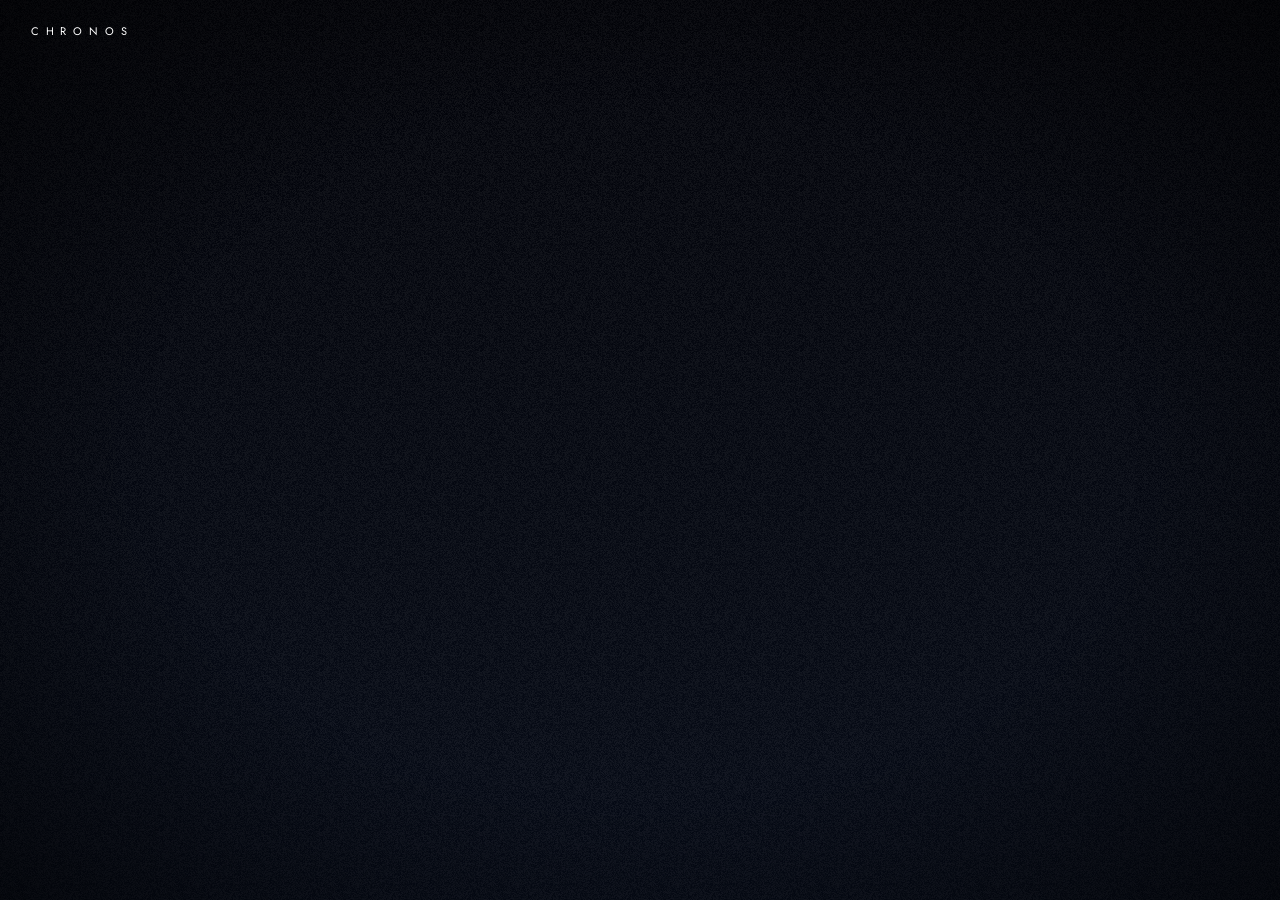
<file: frontend/index.html>
<!doctype html>
<html lang="en">
<head>
<meta charset="utf-8">
<meta name="viewport" content="width=device-width, initial-scale=1">
<title>CHRONOS</title>
<link rel="stylesheet" href="chronos.css">
</head>
<body>
  <!-- CinematicBackground: procedural space, horizon, planet, corridor -->
  <canvas id="cosmos"></canvas>

  <!-- 16:9 stage that holds the chapter scenes -->
  <div id="stage">
    <section class="scene" id="s0"></section>
    <section class="scene" id="s1"></section>
    <section class="scene" id="s2"></section>
    <section class="scene" id="s3"></section>
    <div id="caption"></div>
  </div>

  <div id="grain"></div>
  <div id="vignette"></div>

  <!-- ChapterNavigation: minimal indicator + edge controls -->
  <div id="indicator"><div class="mark">CHRONOS</div><div class="segs"></div><div class="name"></div></div>
  <div id="edge">
    <button class="ctl" id="nav-prev" title="Previous chapter (←)">‹</button>
    <button class="ctl" id="nav-map" title="Chapters (Esc)">chapters</button>
    <button class="ctl" id="nav-next" title="Next chapter (→)">›</button>
  </div>
  <div id="map"></div>
  <div id="toast"></div>

  <script src="core.js"></script>
  <script src="cosmos.js"></script>
  <script src="scene_arrival.js"></script>
  <script src="scene_chamber.js"></script>
  <script src="scene_learning.js"></script>
  <script src="scene_future.js"></script>
  <script src="director.js"></script>
</body>
</html>
</file>
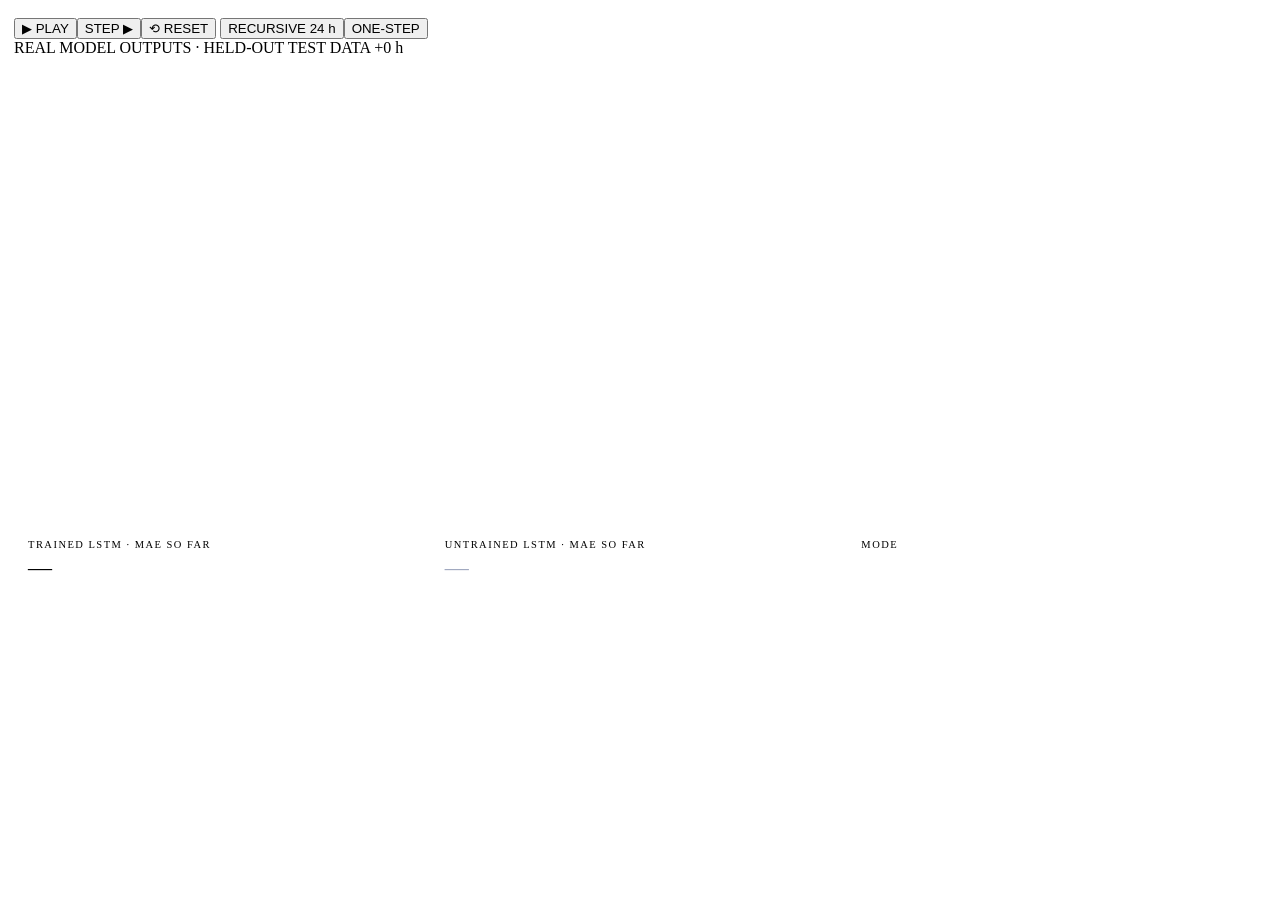
<file: assets/animations/future.html>
<!doctype html>
<html><head><meta charset="utf-8"><style>
/*__CSS__*/
.wrap{padding:10px 18px 10px 6px}
svg{width:100%;height:auto;display:block}
.stats{display:grid;grid-template-columns:repeat(3,1fr);gap:10px;margin-top:10px}
.st{padding:10px 14px}
.st .k{font-family:Orbitron;font-size:10.5px;letter-spacing:.14em;color:var(--muted)}
.st .v{font-family:Orbitron;font-size:24px;margin-top:4px}
</style></head><body><div class="wrap">
<div class="row" style="justify-content:space-between;margin-bottom:8px">
  <div class="row">
    <button class="btn active" id="play">▶ PLAY</button><button class="btn" id="step">STEP ▶</button><button class="btn" id="reset">⟲ RESET</button>
    <span style="width:10px"></span>
    <button class="btn warm" id="mrec">RECURSIVE 24 h</button><button class="btn warm" id="mone">ONE-STEP</button>
  </div>
  <div class="row"><span class="tag measured">REAL MODEL OUTPUTS · HELD-OUT TEST DATA</span>
    <span class="orb" id="hr" style="font-size:16px;color:var(--orange)">+0 h</span></div>
</div>
<div class="panel" style="padding:6px"><svg id="s" viewBox="0 0 1000 360"></svg></div>
<div class="stats">
  <div class="panel st"><div class="k">TRAINED LSTM · MAE SO FAR</div><div class="v" id="mt" style="color:var(--cyan)">—</div></div>
  <div class="panel st"><div class="k">UNTRAINED LSTM · MAE SO FAR</div><div class="v" id="mu" style="color:#a0a8c0">—</div></div>
  <div class="panel st"><div class="k">MODE</div><div class="v" id="mm" style="font-size:14px;line-height:1.5;color:#e6f1ff"></div></div>
</div></div>
<script>
const D = __DATA__, $ = id => document.getElementById(id);
const Hh = D.history_mw, A = D.actual_mw, n = A.length, m = Hh.length;
let mode = 'rec', k = 0, playing = D.autoplay, last = 0;
const all = Hh.concat(A, D.rec_trained, D.rec_untrained, D.one_trained, D.one_untrained);
const lo = Math.min(...all) - 15, hi = Math.max(...all) + 15;
const L = 60, R = 20, Tp = 20, B = 40, W = 1000, HH = 360;
const X = i => L + (W - L - R) * i / (m + n - 1), Y = v => Tp + (HH - Tp - B) * (1 - (v - lo) / (hi - lo));
const pl = (arr, off, col, w, ex = '') => `<polyline points="${arr.map((v, i) => `${X(i + off)},${Y(v)}`).join(' ')}" fill="none" stroke="${col}" stroke-width="${w}" ${ex}/>`;
function draw() {
  const tr = mode === 'rec' ? D.rec_trained : D.one_trained, un = mode === 'rec' ? D.rec_untrained : D.one_untrained;
  let s = `<defs><filter id="gl" x="-50%" y="-50%" width="200%" height="200%"><feGaussianBlur stdDeviation="3" result="b"/><feMerge><feMergeNode in="b"/><feMergeNode in="SourceGraphic"/></feMerge></filter>
    <linearGradient id="fut" x1="0" x2="1"><stop offset="0" stop-color="#ff9d3c" stop-opacity=".09"/><stop offset="1" stop-color="#ff9d3c" stop-opacity="0"/></linearGradient></defs>`;
  s += `<rect x="${X(m - .5)}" y="${Tp}" width="${W - R - X(m - .5)}" height="${HH - Tp - B}" fill="url(#fut)"/>`;
  for (let j = 0; j <= 4; j++) { const v = lo + (hi - lo) * j / 4; s += `<line x1="${L}" x2="${W - R}" y1="${Y(v)}" y2="${Y(v)}" stroke="rgba(255,255,255,.06)"/><text x="${L - 8}" y="${Y(v) + 4}" text-anchor="end" font-size="11" fill="#8aa0c8" font-family="JetBrains Mono">${v.toFixed(0)}</text>`; }
  s += `<line x1="${X(m - .5)}" x2="${X(m - .5)}" y1="${Tp}" y2="${HH - B}" stroke="rgba(255,255,255,.5)" stroke-dasharray="4 6"/>
        <text x="${X(m - .5)}" y="${HH - 14}" text-anchor="middle" font-family="Orbitron" font-size="11" fill="#fff">NOW</text>
        <text x="${L}" y="${HH - 14}" font-family="Orbitron" font-size="10.5" fill="#8aa0c8">PAST 24 h (input)</text>
        <text x="${W - R}" y="${HH - 14}" text-anchor="end" font-family="Orbitron" font-size="10.5" fill="#ff9d3c">NEXT 24 h</text>
        <text x="${L - 50}" y="${Tp - 6}" font-size="10" fill="#8aa0c8">MW (simulated)</text>`;
  s += pl(Hh, 0, '#38e8ff', 2.4, 'opacity=".7"');
  s += pl([Hh[m - 1]].concat(A), m - 1, 'rgba(230,241,255,.75)', 2, 'stroke-dasharray="6 4"');
  if (k > 0) {
    s += pl([Hh[m - 1]].concat(un.slice(0, k)), m - 1, 'rgba(160,168,192,.8)', 2, 'stroke-dasharray="2 4"');
    s += pl([Hh[m - 1]].concat(tr.slice(0, k)), m - 1, '#ff9d3c', 3, 'filter="url(#gl)"');
    for (let i = 0; i < k; i++) s += `<line x1="${X(m + i)}" x2="${X(m + i)}" y1="${Y(A[i])}" y2="${Y(tr[i])}" stroke="rgba(255,157,60,.35)"/>`;
    const hx = X(m + k - 1), hy = Y(tr[k - 1]);
    s += `<circle cx="${hx}" cy="${hy}" r="7" fill="#ff9d3c" filter="url(#gl)"/><circle cx="${hx}" cy="${hy}" r="16" fill="none" stroke="#ff9d3c" opacity=".5"/>`;
  }
  s += `<g font-size="12"><text x="${L + 10}" y="${Tp + 16}" fill="#38e8ff">— history</text><text x="${L + 100}" y="${Tp + 16}" fill="#e6f1ff">- - actual future</text>
        <text x="${L + 230}" y="${Tp + 16}" fill="#ff9d3c">— trained LSTM</text><text x="${L + 360}" y="${Tp + 16}" fill="#a0a8c0">· · untrained LSTM</text></g>`;
  $('s').innerHTML = s;
  const mae = arr => k ? (arr.slice(0, k).reduce((s, v, i) => s + Math.abs(v - A[i]), 0) / k).toFixed(1) + ' MW' : '—';
  $('mt').textContent = mae(tr); $('mu').textContent = mae(un); $('hr').textContent = `+${k} h`;
  $('mm').innerHTML = mode === 'rec' ? 'Recursive: each forecast is fed back as the next input. Errors can accumulate.' : 'One-step: every hour the model sees the true past 24 h.';
  $('play').textContent = playing ? '❚❚ PAUSE' : '▶ PLAY'; $('play').classList.toggle('active', playing);
  $('mrec').classList.toggle('active', mode === 'rec'); $('mone').classList.toggle('active', mode === 'one');
}
function loop(ts) { if (playing && ts - last > 380) { last = ts; if (k < n) k++; else playing = false; draw(); } requestAnimationFrame(loop); }
$('play').onclick = () => { if (k >= n) k = 0; playing = !playing; draw(); };
$('step').onclick = () => { playing = false; k = Math.min(n, k + 1); draw(); };
$('reset').onclick = () => { playing = false; k = 0; draw(); };
$('mrec').onclick = () => { mode = 'rec'; k = 0; draw(); };
$('mone').onclick = () => { mode = 'one'; k = 0; draw(); };
draw(); requestAnimationFrame(loop);
</script></body></html>
</file>
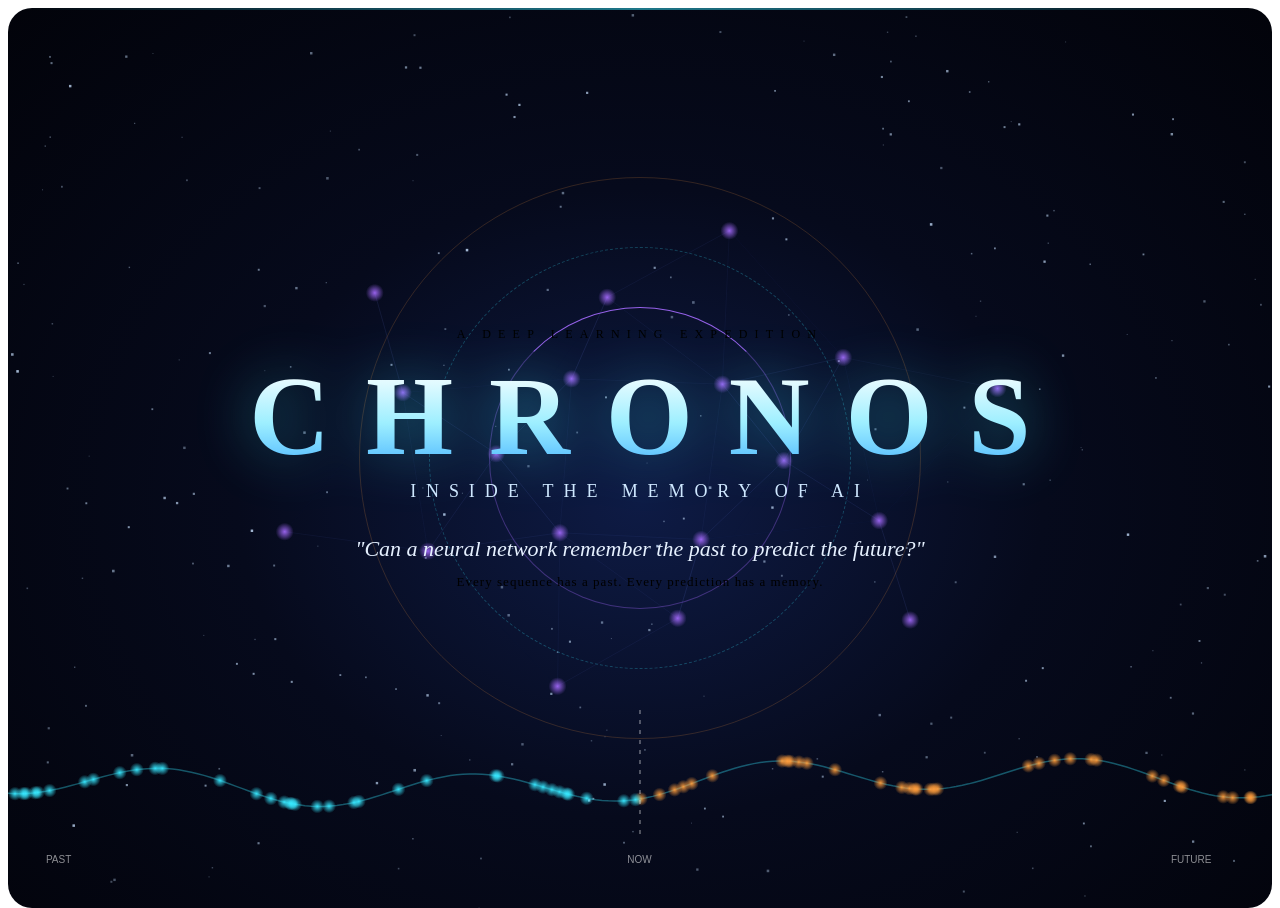
<file: assets/animations/hero.html>
<!doctype html>
<html><head><meta charset="utf-8"><style>
/*__CSS__*/
html,body{height:100%}
#c{position:absolute;inset:0;width:100%;height:100%}
.stage{position:relative;height:100%;overflow:hidden;border-radius:24px;
  background:radial-gradient(ellipse at 50% 55%,#0e1b45 0%,#060a1c 45%,#02030a 100%)}
.ring{position:absolute;left:50%;top:50%;border-radius:50%;border:1px solid rgba(56,232,255,.25);transform:translate(-50%,-50%)}
.r1{width:420px;height:420px;animation:spin 40s linear infinite;border-style:dashed}
.r2{width:560px;height:560px;border-color:rgba(255,157,60,.18);animation:spin 70s linear infinite reverse}
.r3{width:300px;height:300px;border-color:rgba(166,107,255,.35);animation:spin 25s linear infinite;border-top-color:rgba(166,107,255,.9)}
@keyframes spin{to{transform:translate(-50%,-50%) rotate(360deg)}}
.content{position:absolute;inset:0;display:flex;flex-direction:column;align-items:center;justify-content:center;text-align:center;pointer-events:none}
.kicker{font-family:Orbitron;font-size:12px;letter-spacing:.6em;color:var(--orange);opacity:0;animation:fade 1.2s .3s forwards}
h1{font-family:Orbitron;font-weight:900;font-size:clamp(54px,9vw,112px);letter-spacing:.32em;margin:10px 0 0 .32em;
  background:linear-gradient(180deg,#ffffff 10%,#9eefff 55%,#38a8ff 100%);-webkit-background-clip:text;background-clip:text;color:transparent;
  filter:drop-shadow(0 0 28px rgba(56,232,255,.45));opacity:0;animation:rise 1.6s .5s forwards}
.sub{font-family:Orbitron;font-size:clamp(13px,1.6vw,18px);letter-spacing:.55em;color:#cfe8ff;opacity:0;animation:fade 1.2s 1.3s forwards}
.q{margin-top:34px;font-size:clamp(16px,1.9vw,22px);font-weight:300;color:#e6f1ff;font-style:italic;opacity:0;animation:fade 1.4s 2s forwards}
.tag2{margin-top:12px;font-size:13px;color:var(--muted);letter-spacing:.08em;opacity:0;animation:fade 1.4s 2.4s forwards}
@keyframes fade{to{opacity:1}}
@keyframes rise{from{opacity:0;transform:translateY(24px);letter-spacing:.6em}to{opacity:1;transform:none}}
.scan{position:absolute;left:0;right:0;height:2px;background:linear-gradient(90deg,transparent,rgba(56,232,255,.5),transparent);animation:scan 6s linear infinite}
@keyframes scan{from{top:0}to{top:100%}}
</style></head><body>
<div class="stage">
  <canvas id="c"></canvas>
  <div class="ring r2"></div><div class="ring r1"></div><div class="ring r3"></div>
  <div class="scan"></div>
  <div class="content">
    <div class="kicker">A DEEP LEARNING EXPEDITION</div>
    <h1>CHRONOS</h1>
    <div class="sub">INSIDE THE MEMORY OF AI</div>
    <div class="q">"Can a neural network remember the past to predict the future?"</div>
    <div class="tag2">Every sequence has a past. Every prediction has a memory.</div>
  </div>
</div>
<script>
const cv = document.getElementById('c'), ctx = cv.getContext('2d');
let W, H; function rs() { W = cv.width = cv.offsetWidth * devicePixelRatio; H = cv.height = cv.offsetHeight * devicePixelRatio; } rs(); addEventListener('resize', rs);
const stars = Array.from({ length: 260 }, () => ({ x: Math.random(), y: Math.random(), z: Math.random() }));
const nodes = Array.from({ length: 18 }, (_, k) => ({ a: k / 18 * Math.PI * 2, r: .1 + .08 * (k % 3), s: .0015 + .001 * (k % 4) }));
const flow = Array.from({ length: 70 }, () => ({ x: Math.random(), v: .0008 + Math.random() * .0016, y: .86 + (Math.random() - .5) * .04 }));
function wave(x, t) { return Math.sin(x * 26 + t * .8) * .018 + Math.sin(x * 7 - t * .3) * .01; }
function draw(ts) {
  const t = ts / 1000; ctx.clearRect(0, 0, W, H);
  for (const s of stars) { s.x -= .00006 * (1 + s.z * 3); if (s.x < 0) s.x = 1;
    ctx.fillStyle = `rgba(200,225,255,${.25 + .6 * s.z * (0.6 + 0.4 * Math.sin(t * 2 + s.y * 40))})`;
    ctx.fillRect(s.x * W, s.y * H, 1 + s.z * 1.6, 1 + s.z * 1.6); }
  // neural constellation
  const cx = W / 2, cy = H / 2, R = Math.min(W, H);
  const pts = nodes.map(n => { n.a += n.s; return [cx + Math.cos(n.a) * n.r * R * 1.6, cy + Math.sin(n.a) * n.r * R]; });
  ctx.lineWidth = 1;
  for (let i = 0; i < pts.length; i++) for (let j = i + 1; j < pts.length; j++) {
    const d = Math.hypot(pts[i][0] - pts[j][0], pts[i][1] - pts[j][1]);
    if (d < R * .22) { ctx.strokeStyle = `rgba(120,140,255,${.22 * (1 - d / (R * .22))})`; ctx.beginPath(); ctx.moveTo(...pts[i]); ctx.lineTo(...pts[j]); ctx.stroke(); }
  }
  for (const [x, y] of pts) { const g = ctx.createRadialGradient(x, y, 0, x, y, 9); g.addColorStop(0, 'rgba(166,107,255,.9)'); g.addColorStop(1, 'rgba(166,107,255,0)'); ctx.fillStyle = g; ctx.fillRect(x - 9, y - 9, 18, 18); }
  // timeline of data flowing into the future
  ctx.strokeStyle = 'rgba(56,232,255,.35)'; ctx.lineWidth = 1.5 * devicePixelRatio; ctx.beginPath();
  for (let k = 0; k <= 200; k++) { const x = k / 200; const y = .86 + wave(x, t); k ? ctx.lineTo(x * W, y * H) : ctx.moveTo(x * W, y * H); } ctx.stroke();
  for (const p of flow) { p.x += p.v; if (p.x > 1) p.x = 0; const y = (.86 + wave(p.x, t)) * H, x = p.x * W;
    const col = p.x > .5 ? '255,157,60' : '56,232,255';
    const g = ctx.createRadialGradient(x, y, 0, x, y, 7 * devicePixelRatio); g.addColorStop(0, `rgba(${col},.95)`); g.addColorStop(1, `rgba(${col},0)`);
    ctx.fillStyle = g; ctx.fillRect(x - 10 * devicePixelRatio, y - 10 * devicePixelRatio, 20 * devicePixelRatio, 20 * devicePixelRatio); }
  ctx.fillStyle = 'rgba(255,255,255,.55)'; ctx.font = `${10 * devicePixelRatio}px Orbitron, sans-serif`;
  ctx.fillText('PAST', W * .03, H * .95); ctx.fillText('NOW', W * .49, H * .95); ctx.fillText('FUTURE', W * .92, H * .95);
  ctx.strokeStyle = 'rgba(255,255,255,.4)'; ctx.setLineDash([4, 6]); ctx.beginPath(); ctx.moveTo(W * .5, H * .78); ctx.lineTo(W * .5, H * .92); ctx.stroke(); ctx.setLineDash([]);
  requestAnimationFrame(draw);
}
requestAnimationFrame(draw);
</script></body></html>
</file>
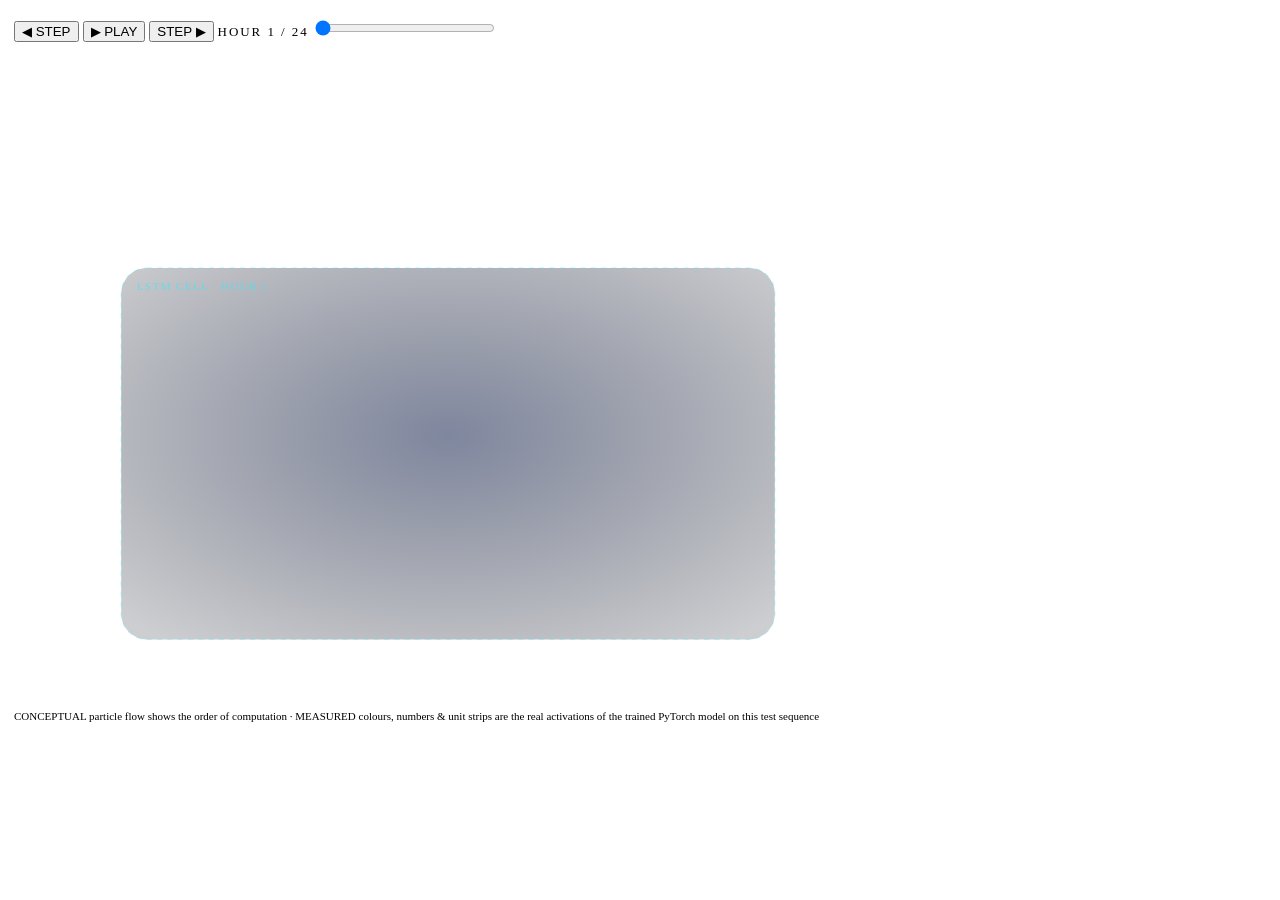
<file: assets/animations/lstm_cell.html>
<!doctype html>
<html><head><meta charset="utf-8"><style>
/*__CSS__*/
.wrap{padding:10px 18px 10px 6px}
.top{display:flex;justify-content:space-between;align-items:center;gap:10px;margin-bottom:8px;flex-wrap:wrap}
.tstep{font-family:Orbitron;font-size:13px;color:var(--gold);letter-spacing:.15em}
.grid{display:grid;grid-template-columns:1fr 360px;gap:12px}
#cell{width:100%;height:auto;display:block}
.gate rect.body{fill:rgba(10,18,44,.85);stroke-width:2;transition:all .35s}
.gate .fillr{transition:all .35s}
.gate text{pointer-events:none}
.gate{cursor:pointer;transition:opacity .35s}
.dim{opacity:.28}
.wire{fill:none;stroke:rgba(140,170,230,.35);stroke-width:2.2;transition:all .35s}
.wire.hot{stroke-width:3.4}
.node circle,.node ellipse{fill:#0a1230;stroke:rgba(200,220,255,.6);stroke-width:2;transition:all .35s}
.node text{fill:#dfe9ff;font-size:17px;font-weight:700;text-anchor:middle;dominant-baseline:central;pointer-events:none}
.lbl{fill:#9fb3dc;font-size:14px;font-family:'JetBrains Mono',monospace}
.big{font-family:Orbitron;font-size:13px;letter-spacing:.12em}
.info{padding:16px 16px 12px;min-height:100%}
.info h3{margin:0 0 4px;font-family:Orbitron;font-size:16px;letter-spacing:.12em}
.info .eq{font-family:'Cambria Math','Times New Roman',serif;font-size:19px;margin:10px 0 10px;padding:10px 12px;
  border-radius:12px;background:rgba(0,0,0,.35);border:1px solid rgba(255,255,255,.08);line-height:1.5}
.info p{margin:6px 0;font-size:13.5px;line-height:1.5;color:#c9d7f2}
.meas{margin-top:10px;padding:10px;border-radius:12px;background:rgba(255,157,60,.06);border:1px solid rgba(255,157,60,.25)}
.meas b{color:var(--orange)}
.units{display:grid;grid-template-columns:28px 1fr;gap:4px 8px;align-items:center;margin-top:8px}
.units .k{font-family:'JetBrains Mono';font-size:11px;color:#9fb3dc;text-align:right}
.ustrip{display:grid;gap:1px;height:14px}
.ustrip div{border-radius:2px}
.ustrip.sel{outline:1px solid #fff;outline-offset:2px;border-radius:2px}
#tl{width:100%;height:auto;display:block;cursor:pointer}
.legend{font-size:11px;color:var(--muted);margin-top:6px}
.phasebar{display:flex;gap:4px;margin-top:8px}
.phasebar div{flex:1;height:4px;border-radius:2px;background:rgba(255,255,255,.1);transition:all .3s}
</style></head><body><div class="wrap">

<div class="top">
  <div class="row">
    <button class="btn" id="prev">◀ STEP</button>
    <button class="btn active" id="play">▶ PLAY</button>
    <button class="btn" id="next">STEP ▶</button>
    <span class="tstep" id="tlabel">HOUR 1 / 24</span>
    <input type="range" id="tslider" min="0" max="23" value="0" style="width:180px">
  </div>
  <div class="row" id="gatebtns"></div>
</div>

<div class="panel" style="padding:6px 10px 2px;margin-bottom:10px">
  <svg id="tl" viewBox="0 0 1000 120"></svg>
</div>

<div class="grid">
  <div class="panel" style="padding:4px">
    <svg id="cell" viewBox="0 0 1000 560">
      <defs>
        <filter id="glow" x="-50%" y="-50%" width="200%" height="200%">
          <feGaussianBlur stdDeviation="3.2" result="b"/><feMerge><feMergeNode in="b"/><feMergeNode in="SourceGraphic"/></feMerge>
        </filter>
        <filter id="bigglow" x="-50%" y="-50%" width="200%" height="200%">
          <feGaussianBlur stdDeviation="9" result="b"/><feMerge><feMergeNode in="b"/><feMergeNode in="SourceGraphic"/></feMerge>
        </filter>
        <linearGradient id="hwy" x1="0" x2="1"><stop offset="0" stop-color="#ffd27a" stop-opacity=".25"/>
          <stop offset=".5" stop-color="#ffd27a" stop-opacity=".9"/><stop offset="1" stop-color="#ffd27a" stop-opacity=".35"/></linearGradient>
        <radialGradient id="cellbg" cx=".5" cy=".45" r=".7"><stop offset="0" stop-color="#16244f" stop-opacity=".55"/>
          <stop offset="1" stop-color="#050916" stop-opacity=".2"/></radialGradient>
      </defs>
      <rect x="120" y="58" width="760" height="432" rx="30" fill="url(#cellbg)" stroke="rgba(56,232,255,.28)" stroke-width="1.5" stroke-dasharray="6 6"/>
      <text x="138" y="84" class="big" fill="rgba(56,232,255,.65)">LSTM CELL · HOUR t</text>
      <g id="wires"></g>
      <g id="nodes"></g>
      <g id="gates"></g>
      <g id="particles"></g>
      <g id="labels"></g>
    </svg>
  </div>
  <div class="panel info" id="info"></div>
</div>
<div class="legend"><span class="tag concept">CONCEPTUAL</span> particle flow shows the order of computation ·
  <span class="tag measured">MEASURED</span> colours, numbers &amp; unit strips are the real activations of the trained PyTorch model on this test sequence</div>
</div>
<script>
const D = __DATA__;
const NS = 'http://www.w3.org/2000/svg';
const T = D.T, H = D.H;
const mean = a => a.reduce((s, v) => s + v, 0) / a.length;
const absmean = a => a.reduce((s, v) => s + Math.abs(v), 0) / a.length;
const fmt = (v, d = 2) => (v >= 0 ? '' : '−') + Math.abs(v).toFixed(d);
const clamp = (v, a, b) => Math.max(a, Math.min(b, v));
const lerp = (a, b, u) => a.map((x, k) => Math.round(x + (b[k] - x) * u));
function seqColor(v) { v = clamp(v, 0, 1); const a = [8, 12, 34], b = [120, 70, 230], c = [56, 232, 255];
  return 'rgb(' + (v < .5 ? lerp(a, b, v * 2) : lerp(b, c, (v - .5) * 2)) + ')'; }
function divColor(v) { v = clamp(v, -1, 1); const z = [8, 12, 34];
  return 'rgb(' + (v < 0 ? lerp(z, [255, 140, 40], -v) : lerp(z, [56, 232, 255], v)) + ')'; }
const CMAX = Math.max(1e-6, ...D.c.flat().map(Math.abs));
const HMAX = Math.max(1e-6, ...D.h.flat().map(Math.abs));
const MC = Math.max(1e-6, ...D.c.map(r => Math.abs(mean(r)))), MH = Math.max(1e-6, ...D.h.map(r => Math.abs(mean(r))));

// ---------- geometry ----------
const P = {
  hwy: 'M 20 110 L 980 110',
  cprev: 'M 20 110 L 288 110', cmid: 'M 312 110 L 528 110', cnext: 'M 552 110 L 980 110',
  hprev: 'M 20 450 L 180 450', xin: 'M 180 540 L 180 450', bus: 'M 180 450 L 700 450',
  toF: 'M 300 450 L 300 383', toI: 'M 430 450 L 430 383', toG: 'M 560 450 L 560 383', toO: 'M 700 450 L 700 383',
  fUp: 'M 300 337 L 300 122', iUp: 'M 430 337 L 430 250 L 548 250', gUp: 'M 560 337 L 560 262',
  igUp: 'M 560 238 L 560 122', cTap: 'M 800 110 L 800 182', tanhDown: 'M 800 218 L 800 298',
  oUp: 'M 700 337 L 700 310 L 788 310', hOut: 'M 800 322 L 800 450 L 980 450'
};
const paths = {};
const wiresG = document.getElementById('wires');
for (const [id, d] of Object.entries(P)) {
  const p = document.createElementNS(NS, 'path'); p.setAttribute('d', d); p.setAttribute('class', 'wire');
  if (id === 'hwy') { p.setAttribute('stroke', 'url(#hwy)'); p.style.stroke = 'url(#hwy)'; p.style.strokeWidth = 7; p.setAttribute('filter', 'url(#glow)'); }
  wiresG.appendChild(p); paths[id] = p;
}
const GATES = {
  f: { x: 300, sym: 'σ', name: 'FORGET', col: '#ff9d3c' },
  i: { x: 430, sym: 'σ', name: 'INPUT', col: '#38e8ff' },
  g: { x: 560, sym: 'tanh', name: 'CANDIDATE', col: '#a66bff' },
  o: { x: 700, sym: 'σ', name: 'OUTPUT', col: '#5b8cff' },
};
const gatesG = document.getElementById('gates'), gateEls = {};
for (const [k, G] of Object.entries(GATES)) {
  const g = document.createElementNS(NS, 'g'); g.setAttribute('class', 'gate');
  g.innerHTML = `<rect class="halo" x="${G.x - 50}" y="330" width="100" height="60" rx="16" fill="${G.col}" opacity="0" filter="url(#bigglow)"/>
    <rect class="body" x="${G.x - 46}" y="337" width="92" height="46" rx="13" stroke="${G.col}"/>
    <rect class="fillr" x="${G.x - 46}" y="337" width="92" height="46" rx="13" fill="${G.col}" opacity=".1"/>
    <text x="${G.x}" y="361" fill="#fff" font-size="${G.sym === 'tanh' ? 17 : 24}" font-weight="700" text-anchor="middle" dominant-baseline="central">${G.sym}</text>
    <text x="${G.x}" y="404" fill="${G.col}" font-size="11.5" text-anchor="middle" class="big">${G.name}</text>
    <text class="val mono" x="${G.x}" y="324" fill="${G.col}" font-size="14" text-anchor="middle"></text>`;
  g.addEventListener('click', () => selectPhase(k === 'g' ? 'candidate' : { f: 'forget', i: 'input', o: 'output' }[k]));
  gatesG.appendChild(g); gateEls[k] = g;
}
const nodesG = document.getElementById('nodes'), nodeEls = {};
function node(id, x, y, txt, ell) {
  const g = document.createElementNS(NS, 'g'); g.setAttribute('class', 'node');
  g.innerHTML = ell ? `<ellipse cx="${x}" cy="${y}" rx="34" ry="18"/><text x="${x}" y="${y}" style="font-size:14px">${txt}</text>`
                    : `<circle cx="${x}" cy="${y}" r="13"/><text x="${x}" y="${y}">${txt}</text>`;
  nodesG.appendChild(g); nodeEls[id] = g;
}
node('fx', 300, 110, '×'); node('plus', 560, 110, '+'); node('ix', 560, 250, '×');
node('tanh', 800, 200, 'tanh', true); node('ox', 800, 310, '×');
const labelsG = document.getElementById('labels');
labelsG.innerHTML = `
  <text class="lbl" x="22" y="96">c<tspan baseline-shift="sub" font-size="10">t−1</tspan></text>
  <text class="lbl" x="930" y="96">c<tspan baseline-shift="sub" font-size="10">t</tspan></text>
  <text class="lbl" x="22" y="438">h<tspan baseline-shift="sub" font-size="10">t−1</tspan></text>
  <text class="lbl" x="930" y="438">h<tspan baseline-shift="sub" font-size="10">t</tspan></text>
  <text class="lbl" x="192" y="530">x<tspan baseline-shift="sub" font-size="10">t</tspan></text>
  <text class="big" x="400" y="40" fill="#ffd27a" font-size="12">CELL STATE · LONG-TERM MEMORY HIGHWAY</text>
  <text class="big" x="330" y="530" fill="#7dffcf" font-size="12">[h<tspan baseline-shift="sub" font-size="9">t−1</tspan>, x<tspan baseline-shift="sub" font-size="9">t</tspan>] → ALL FOUR GATES</text>
  <text id="xval" class="mono" x="192" y="512" fill="#38e8ff" font-size="13"></text>
  <text id="cval" class="mono" x="842" y="138" fill="#ffd27a" font-size="13"></text>
  <text id="hval" class="mono" x="842" y="472" fill="#7dffcf" font-size="13"></text>`;

// ---------- phases ----------
const PH = [
  { key: 'arrive', gate: null, title: 'DATA ARRIVAL', col: '#38e8ff', paths: ['xin', 'hprev', 'bus'],
    eq: 'input = [h<sub>t−1</sub>, x<sub>t</sub>]',
    desc: 'The demand value for this hour, x<sub>t</sub>, is joined with the previous hidden state h<sub>t−1</sub>. Every gate reads this same combined vector, each with its own learned weights.' },
  { key: 'forget', gate: 'f', title: 'FORGET GATE', col: '#ff9d3c', paths: ['toF', 'fUp', 'cprev'],
    eq: 'f<sub>t</sub> = σ( W<sub>f</sub> [h<sub>t−1</sub>, x<sub>t</sub>] + b<sub>f</sub> )',
    desc: 'Decides how much of the old memory c<sub>t−1</sub> to <b>keep</b>. Output is between 0 (erase) and 1 (keep everything), separately for every memory unit.' },
  { key: 'input', gate: 'i', title: 'INPUT GATE', col: '#38e8ff', paths: ['toI', 'iUp'],
    eq: 'i<sub>t</sub> = σ( W<sub>i</sub> [h<sub>t−1</sub>, x<sub>t</sub>] + b<sub>i</sub> )',
    desc: 'Decides how much <b>new</b> information is allowed into memory. 0 = ignore this hour, 1 = write fully.' },
  { key: 'candidate', gate: 'g', title: 'CANDIDATE STATE', col: '#a66bff', paths: ['toG', 'gUp'],
    eq: 'g<sub>t</sub> = tanh( W<sub>g</sub> [h<sub>t−1</sub>, x<sub>t</sub>] + b<sub>g</sub> )',
    desc: 'Proposes the new content that could be written, between −1 and +1. The input gate scales it: i<sub>t</sub> ⊙ g<sub>t</sub>.' },
  { key: 'cell', gate: null, title: 'CELL STATE UPDATE', col: '#ffd27a', paths: ['igUp', 'cmid', 'cnext'],
    eq: 'c<sub>t</sub> = f<sub>t</sub> ⊙ c<sub>t−1</sub> + i<sub>t</sub> ⊙ g<sub>t</sub>',
    desc: 'The long-term memory is updated by <b>addition</b>, not repeated multiplication. Gradients can flow back along this highway, scaled only by the forget gate, which is why LSTMs suffer far less from vanishing gradients than plain RNNs (they reduce the problem, not remove it).' },
  { key: 'output', gate: 'o', title: 'OUTPUT GATE', col: '#5b8cff', paths: ['toO', 'oUp', 'cTap', 'tanhDown'],
    eq: 'o<sub>t</sub> = σ( W<sub>o</sub> [h<sub>t−1</sub>, x<sub>t</sub>] + b<sub>o</sub> )',
    desc: 'Decides which parts of the memory are <b>revealed</b> this hour. The memory is squashed with tanh and filtered by o<sub>t</sub>.' },
  { key: 'hidden', gate: null, title: 'HIDDEN STATE', col: '#7dffcf', paths: ['hOut'],
    eq: 'h<sub>t</sub> = o<sub>t</sub> ⊙ tanh( c<sub>t</sub> )',
    desc: 'h<sub>t</sub> is the short-term, exposed state. It goes to the next hour and, after hour 24, into the linear layer that predicts the next hour\'s demand. <b>c<sub>t</sub> = private long-term memory, h<sub>t</sub> = what the cell says out loud.</b>' },
];
const PIDX = Object.fromEntries(PH.map((p, k) => [p.key, k]));
const btnRow = document.getElementById('gatebtns'), pbtn = {};
for (const p of PH) {
  const b = document.createElement('button'); b.className = 'btn'; b.textContent = p.title.replace(' STATE', '').replace(' GATE', '').replace(' UPDATE', '');
  b.style.color = p.col; b.style.borderColor = p.col + '88';
  b.onclick = () => selectPhase(p.key); btnRow.appendChild(b); pbtn[p.key] = b;
}

// ---------- particles ----------
const layer = document.getElementById('particles'); const parts = [];
function emit(id, color, n = 7, dur = 800, delay = 0, r = 3.4) {
  const p = paths[id], L = p.getTotalLength(), now = performance.now();
  for (let k = 0; k < n; k++) {
    const c = document.createElementNS(NS, 'circle'); c.setAttribute('r', r); c.setAttribute('fill', color);
    c.setAttribute('filter', 'url(#glow)'); c.setAttribute('opacity', 0); layer.appendChild(c);
    parts.push({ c, p, L, start: now + delay + k * dur * 0.09, dur });
  }
}
function emitPhase(ph, dur) { ph.paths.forEach((id, k) => emit(id, ph.col, 7, dur * 0.55, k * dur * 0.3)); }
let lastAmb = 0;
function tick(now) {
  if (now - lastAmb > 420) { lastAmb = now; emit('hwy', '#ffd27a', 1, 3800, 0, 2.2 + 2.5 * absmean(D.c[t]) / CMAX); }
  for (let k = parts.length - 1; k >= 0; k--) {
    const q = parts[k], u = (now - q.start) / q.dur;
    if (u < 0) continue;
    if (u >= 1) { q.c.remove(); parts.splice(k, 1); continue; }
    const pt = q.p.getPointAtLength(u * q.L);
    q.c.setAttribute('cx', pt.x); q.c.setAttribute('cy', pt.y); q.c.setAttribute('opacity', 0.25 + 0.75 * Math.sin(Math.PI * u));
  }
  if (playing && now - phaseStart > PHASE_MS) advance();
  requestAnimationFrame(tick);
}

// ---------- timeline ----------
const tl = document.getElementById('tl');
const xmin = Math.min(...D.x_mw), xmax = Math.max(...D.x_mw);
function drawTimeline() {
  let s = `<text x="6" y="14" class="big" fill="#8aa0c8" font-size="10">INPUT SEQUENCE x<tspan font-size="8" baseline-shift="sub">t</tspan> · 24 HOURS (SIMULATED MW)</text>
           <text x="6" y="98" class="mono" fill="#ffd27a" font-size="10">mean c</text><text x="6" y="113" class="mono" fill="#7dffcf" font-size="10">mean h</text>`;
  const x0 = 70, w = (1000 - x0 - 10) / T;
  for (let k = 0; k < T; k++) {
    const hgt = 12 + 58 * (D.x_mw[k] - xmin) / (xmax - xmin + 1e-9), cx = x0 + k * w;
    const on = k === t, past = k < t;
    s += `<g data-k="${k}"><rect x="${cx + 2}" y="${84 - hgt}" width="${w - 4}" height="${hgt}" rx="3"
           fill="${on ? '#38e8ff' : past ? 'rgba(56,232,255,.45)' : 'rgba(120,150,210,.22)'}" ${on ? 'filter="url(#glow)"' : ''}/>
           <rect x="${cx + 2}" y="89" width="${w - 4}" height="11" rx="2" fill="${k <= t ? divColor(mean(D.c[k]) / MC) : 'rgba(255,255,255,.04)'}"/>
           <rect x="${cx + 2}" y="104" width="${w - 4}" height="11" rx="2" fill="${k <= t ? divColor(mean(D.h[k]) / MH) : 'rgba(255,255,255,.04)'}"/>
           ${on ? `<text x="${cx + w / 2}" y="${78 - hgt}" text-anchor="middle" fill="#38e8ff" font-size="10" class="mono">${D.x_mw[k].toFixed(0)}</text>` : ''}
           <rect x="${cx}" y="0" width="${w}" height="120" fill="transparent"/></g>`;
  }
  tl.innerHTML = s;
}
tl.addEventListener('click', e => {
  const r = tl.getBoundingClientRect(), vx = (e.clientX - r.left) / r.width * 1000;
  const k = Math.floor((vx - 70) / ((1000 - 80) / T)); if (k >= 0 && k < T) { t = k; phase = 0; playing = false; render(true); }
});

// ---------- state ----------
let t = clamp(D.t0, 0, T - 1), phase = 0, playing = D.autoplay, phaseStart = performance.now();
const PHASE_MS = 1250;

function strip(key, vals, sel) {
  const kind = (key === 'f' || key === 'i' || key === 'o') ? 'seq' : 'div';
  const sc = key === 'c' ? CMAX : key === 'h' ? HMAX : 1;
  return `<div class="k">${key}</div><div class="ustrip ${sel ? 'sel' : ''}" style="grid-template-columns:repeat(${H},1fr)">` +
    vals.map(v => `<div title="${v.toFixed(3)}" style="background:${kind === 'seq' ? seqColor(v) : divColor(v / sc)}"></div>`).join('') + '</div>';
}
function interp(ph) {
  const k = ph.gate, x = D.x_mw[t];
  if (ph.key === 'arrive') return `At hour <b>${t + 1}</b> the input is <b>${x.toFixed(1)} MW</b> (normalised ${fmt(D.x[t])}). h<sub>t−1</sub> carries what the cell concluded from hours 1–${t}.`;
  if (k === 'f') { const m = mean(D.f[t]); const keep = D.f[t].filter(v => v > .9).length, era = D.f[t].filter(v => v < .1).length;
    return `Average forget activation <b>${m.toFixed(2)}</b> → on average ~<b>${Math.round(m * 100)}%</b> of the previous memory is kept. <b>${keep}</b> of ${H} units keep &gt;90%, <b>${era}</b> erase almost everything.`; }
  if (k === 'i') { const m = mean(D.i[t]); return `Average input activation <b>${m.toFixed(2)}</b> → new information is written at roughly <b>${Math.round(m * 100)}%</b> strength this hour. Most open unit: ${Math.max(...D.i[t]).toFixed(2)}.`; }
  if (k === 'g') { const pos = D.g[t].filter(v => v > 0).length; return `Mean |g| = <b>${absmean(D.g[t]).toFixed(2)}</b>. ${pos} units propose increasing their memory, ${H - pos} propose decreasing it.`; }
  if (ph.key === 'cell') { const prev = t > 0 ? absmean(D.c[t - 1]) : 0; return `Mean |c| moves from <b>${prev.toFixed(2)}</b> to <b>${absmean(D.c[t]).toFixed(2)}</b>. The bottom "mean c" row in the timeline shows this memory being carried from hour to hour.`; }
  if (k === 'o') { const m = mean(D.o[t]); return `Average output activation <b>${m.toFixed(2)}</b> → about <b>${Math.round(m * 100)}%</b> of the squashed memory is exposed as h<sub>t</sub>.`; }
  if (ph.key === 'hidden') return t === T - 1
    ? `Final hour. h<sub>24</sub> → linear layer → prediction <b>${D.pred_mw.toFixed(1)} MW</b> for the next hour. Actual: <b>${D.actual_mw.toFixed(1)} MW</b> (error ${fmt(D.pred_mw - D.actual_mw, 1)} MW).`
    : `Mean |h<sub>t</sub>| = <b>${absmean(D.h[t]).toFixed(2)}</b>. This vector becomes h<sub>t−1</sub> for hour ${t + 2}.`;
  return '';
}
function render(fresh) {
  const ph = PH[phase];
  document.getElementById('tlabel').textContent = `HOUR ${t + 1} / ${T}`;
  document.getElementById('tslider').value = t;
  document.getElementById('play').textContent = playing ? '❚❚ PAUSE' : '▶ PLAY';
  document.getElementById('play').classList.toggle('active', playing);
  for (const [key, b] of Object.entries(pbtn)) { b.classList.toggle('active', key === ph.key); b.style.background = key === ph.key ? PH[PIDX[key]].col : ''; b.style.color = key === ph.key ? '#020814' : PH[PIDX[key]].col; }
  // gates: brightness = measured mean activation
  for (const [k, el] of Object.entries(gateEls)) {
    const m = k === 'g' ? absmean(D[k][t]) : mean(D[k][t]);
    el.querySelector('.fillr').setAttribute('opacity', 0.08 + 0.6 * m);
    el.querySelector('.val').textContent = (k === 'g' ? '|g|=' : k + '=') + m.toFixed(2);
    const focus = ph.gate === k || (ph.key === 'arrive');
    el.classList.toggle('dim', !focus && ph.key !== 'cell' && ph.key !== 'hidden');
    el.querySelector('.halo').setAttribute('opacity', ph.gate === k ? 0.55 : 0);
  }
  const focusNodes = { forget: ['fx'], input: ['ix'], candidate: ['ix'], cell: ['plus', 'fx', 'ix'], output: ['tanh', 'ox'], hidden: ['ox'] }[ph.key] || [];
  for (const [id, el] of Object.entries(nodeEls)) {
    const s = el.querySelector('circle,ellipse'); const on = focusNodes.includes(id);
    s.style.stroke = on ? ph.col : ''; s.style.filter = on ? 'url(#glow)' : ''; s.style.strokeWidth = on ? 3 : '';
  }
  for (const [id, p] of Object.entries(paths)) {
    if (id === 'hwy') { p.style.strokeWidth = 4 + 9 * absmean(D.c[t]) / CMAX; continue; }
    const on = ph.paths.includes(id); p.classList.toggle('hot', on); p.style.stroke = on ? ph.col : '';
  }
  document.getElementById('xval').textContent = `${D.x_mw[t].toFixed(0)} MW`;
  document.getElementById('cval').textContent = `|c̄|=${absmean(D.c[t]).toFixed(2)}`;
  document.getElementById('hval').textContent = `|h̄|=${absmean(D.h[t]).toFixed(2)}`;
  const key = ph.gate || (ph.key === 'cell' ? 'c' : ph.key === 'hidden' ? 'h' : null);
  document.getElementById('info').innerHTML = `
    <div class="row" style="justify-content:space-between"><h3 style="color:${ph.col}">${ph.title}</h3><span class="tag measured">HOUR ${t + 1}</span></div>
    <div class="eq">${ph.eq}</div><p>${ph.desc}</p>
    <div class="meas"><div style="font-size:11px;letter-spacing:.1em;color:var(--orange);margin-bottom:4px" class="orb">MEASURED · TRAINED MODEL</div>
      <p style="margin:0">${interp(ph)}</p></div>
    <div style="margin-top:12px;font-size:11px;color:var(--muted)">All ${H} memory units at hour ${t + 1} (hover for value)</div>
    <div class="units">${['f', 'i', 'g', 'o', 'c', 'h'].map(k => strip(k, D[k][t], k === key)).join('')}</div>
    <div class="legend">f, i, o: <span style="color:#7846e6">■</span> 0 → <span style="color:#38e8ff">■</span> 1 &nbsp; g: −1…+1 · c, h scaled to this sequence's max: <span style="color:#ff8c28">■</span> negative · <span style="color:#38e8ff">■</span> positive</div>
    <div class="phasebar">${PH.map((p, k) => `<div style="background:${k <= phase ? p.col : ''}"></div>`).join('')}</div>`;
  drawTimeline();
  if (fresh) { emitPhase(ph, PHASE_MS); phaseStart = performance.now(); }
}
function advance() {
  phase++; if (phase >= PH.length) { phase = 0; t = (t + 1) % T; }
  render(true);
}
function back() { phase--; if (phase < 0) { phase = PH.length - 1; t = (t - 1 + T) % T; } render(true); }
let loopTimer = null;
function selectPhase(key) {
  playing = false; phase = PIDX[key]; render(true);
  clearInterval(loopTimer); loopTimer = setInterval(() => { if (!playing) emitPhase(PH[phase], PHASE_MS); else clearInterval(loopTimer); }, 1600);
}
document.getElementById('play').onclick = () => { playing = !playing; clearInterval(loopTimer); phaseStart = performance.now(); render(false); };
document.getElementById('next').onclick = () => { playing = false; advance(); };
document.getElementById('prev').onclick = () => { playing = false; back(); };
document.getElementById('tslider').oninput = e => { t = +e.target.value; phase = 0; playing = false; render(true); };
if (D.focus) selectPhase(D.focus); else render(true);
requestAnimationFrame(tick);
</script></body></html>
</file>
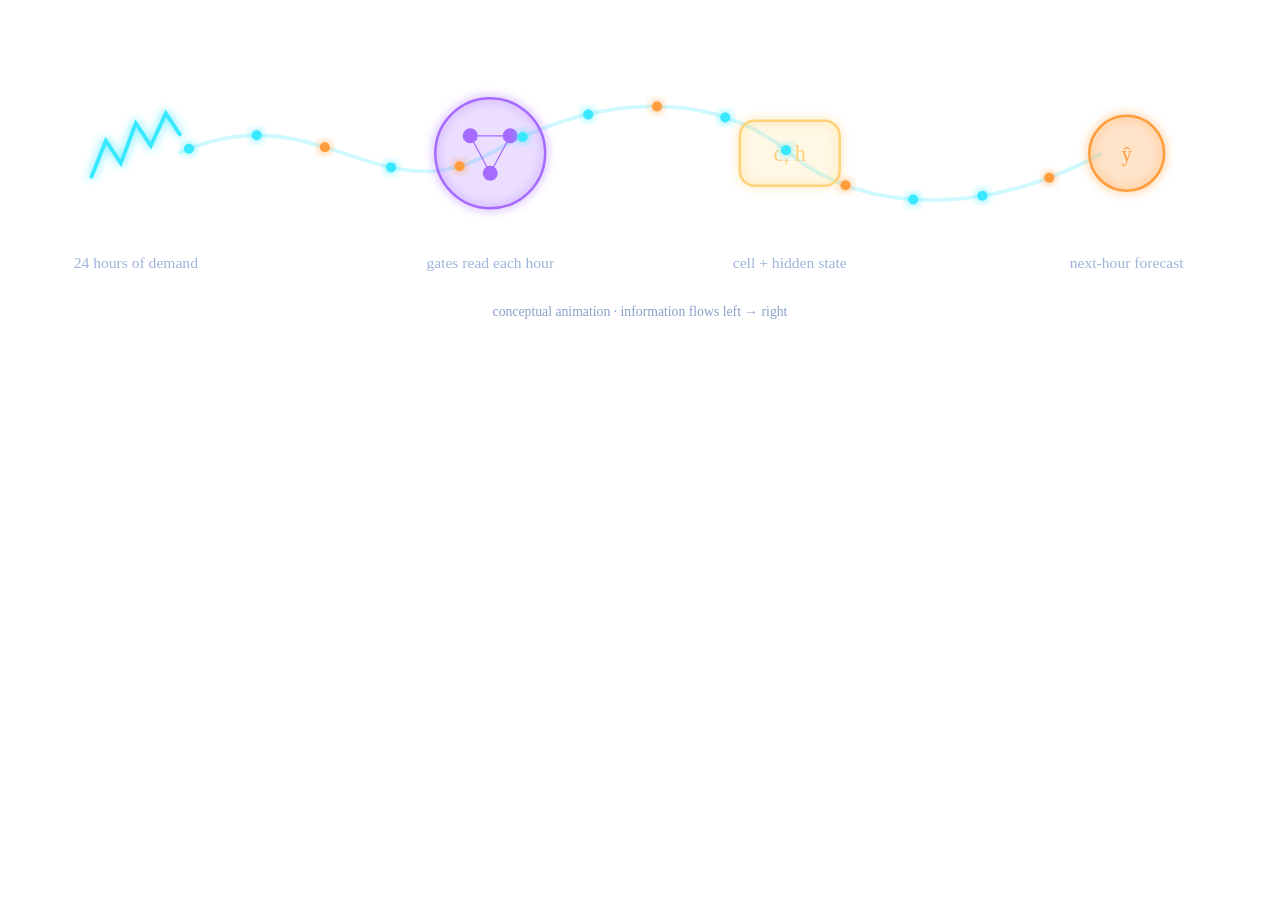
<file: assets/animations/pipeline.html>
<!doctype html>
<html><head><meta charset="utf-8"><style>
/*__CSS__*/
svg{width:100%;height:auto;display:block}
.n{font-family:Orbitron;font-size:13px;letter-spacing:.14em;fill:#fff;text-anchor:middle}
.d{font-size:12.5px;fill:#9fb3dc;text-anchor:middle}
.pulse{animation:pl 2.4s ease-in-out infinite}
@keyframes pl{0%,100%{opacity:.35}50%{opacity:1}}
</style></head><body>
<div class="panel" style="padding:8px">
<svg viewBox="0 0 1000 250">
  <defs><filter id="gl" x="-50%" y="-50%" width="200%" height="200%"><feGaussianBlur stdDeviation="4" result="b"/><feMerge><feMergeNode in="b"/><feMergeNode in="SourceGraphic"/></feMerge></filter>
  <path id="p" d="M 130 110 C 240 60, 290 160, 380 110 S 560 60, 620 110 S 780 160, 870 110"/></defs>
  <use href="#p" fill="none" stroke="rgba(56,232,255,.25)" stroke-width="3"/>
  <!-- past -->
  <g><polyline points="60,130 72,100 84,118 96,86 108,104 120,78 132,96" fill="none" stroke="#38e8ff" stroke-width="3" filter="url(#gl)"/>
    <text class="n" x="96" y="180">PAST DATA</text><text class="d" x="96" y="202">24 hours of demand</text></g>
  <!-- network -->
  <g><circle cx="380" cy="110" r="44" fill="rgba(166,107,255,.12)" stroke="#a66bff" stroke-width="2" class="pulse" filter="url(#gl)"/>
    <circle cx="364" cy="96" r="6" fill="#a66bff"/><circle cx="396" cy="96" r="6" fill="#a66bff"/><circle cx="380" cy="126" r="6" fill="#a66bff"/>
    <line x1="364" y1="96" x2="396" y2="96" stroke="#a66bff"/><line x1="364" y1="96" x2="380" y2="126" stroke="#a66bff"/><line x1="396" y1="96" x2="380" y2="126" stroke="#a66bff"/>
    <text class="n" x="380" y="180">LSTM NETWORK</text><text class="d" x="380" y="202">gates read each hour</text></g>
  <!-- memory -->
  <g><rect x="580" y="84" width="80" height="52" rx="12" fill="rgba(255,210,122,.1)" stroke="#ffd27a" stroke-width="2" class="pulse" filter="url(#gl)"/>
    <text x="620" y="116" text-anchor="middle" fill="#ffd27a" font-family="JetBrains Mono" font-size="18">c, h</text>
    <text class="n" x="620" y="180">MEMORY</text><text class="d" x="620" y="202">cell + hidden state</text></g>
  <!-- future -->
  <g><circle cx="890" cy="110" r="30" fill="rgba(255,157,60,.15)" stroke="#ff9d3c" stroke-width="2" filter="url(#gl)" class="pulse"/>
    <text x="890" y="116" text-anchor="middle" fill="#ff9d3c" font-family="Orbitron" font-size="16">ŷ</text>
    <text class="n" x="890" y="180">FUTURE</text><text class="d" x="890" y="202">next-hour forecast</text></g>
  <g id="dots"></g>
  <text x="500" y="240" text-anchor="middle" font-size="11" fill="#8aa0c8">conceptual animation · information flows left → right</text>
</svg></div>
<script>
const g = document.getElementById('dots'), NS = 'http://www.w3.org/2000/svg';
for (let k = 0; k < 14; k++) {
  const c = document.createElementNS(NS, 'circle'); c.setAttribute('r', 4); c.setAttribute('filter', 'url(#gl)');
  c.setAttribute('fill', k % 3 === 0 ? '#ff9d3c' : '#38e8ff');
  const m = document.createElementNS(NS, 'animateMotion'); m.setAttribute('dur', '4.2s'); m.setAttribute('repeatCount', 'indefinite');
  m.setAttribute('begin', `${-k * 0.3}s`); const mp = document.createElementNS(NS, 'mpath'); mp.setAttribute('href', '#p');
  m.appendChild(mp); c.appendChild(m); g.appendChild(c);
}
</script></body></html>
</file>
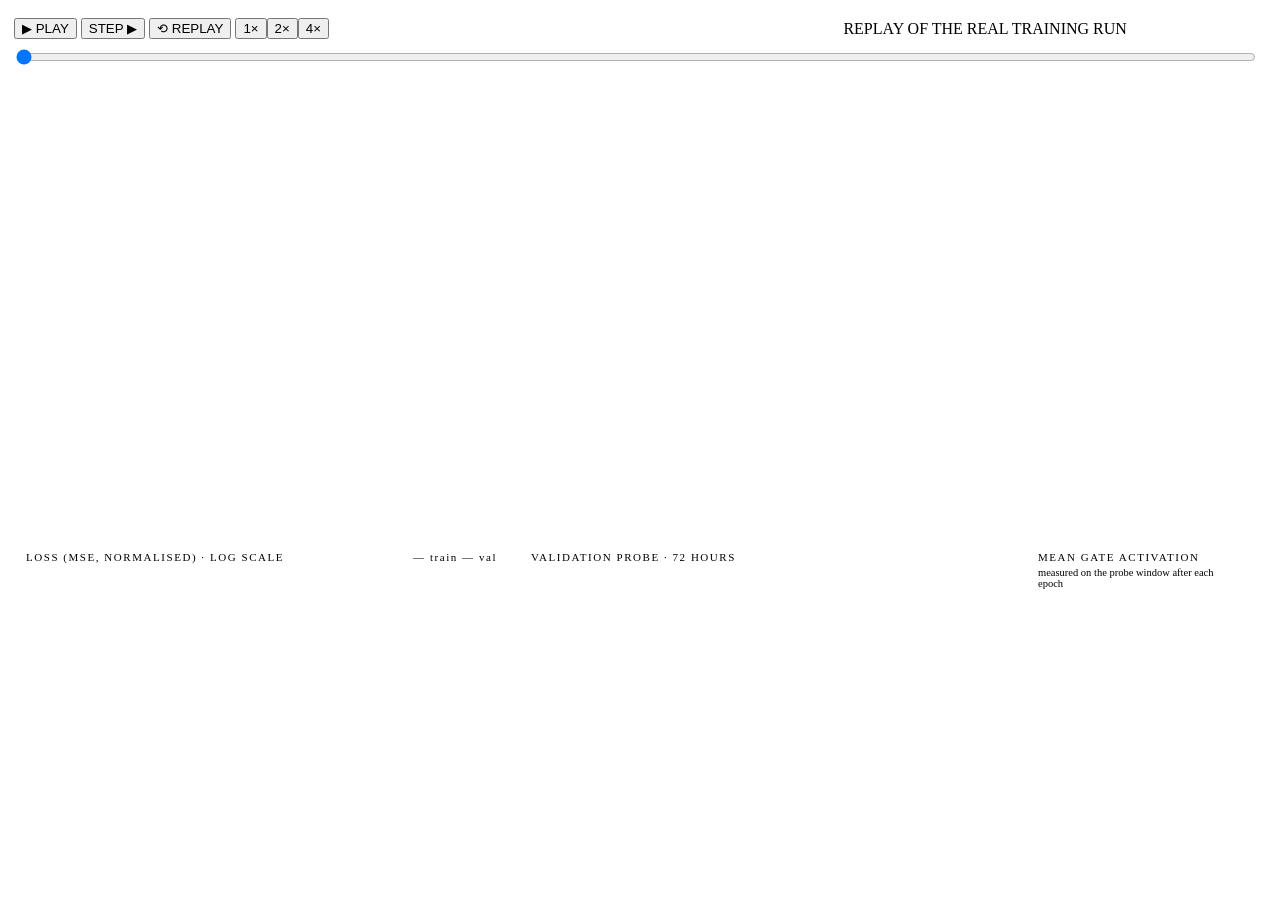
<file: assets/animations/training_theater.html>
<!doctype html>
<html><head><meta charset="utf-8"><style>
/*__CSS__*/
.wrap{padding:10px 18px 10px 6px}
.top{display:flex;justify-content:space-between;align-items:center;gap:10px;flex-wrap:wrap;margin-bottom:8px}
.epoch{font-family:Orbitron;font-size:18px;letter-spacing:.1em;color:#fff;padding-right:14px}
.epoch small{font-size:12px;color:var(--muted)}
.narr{min-height:44px;padding:10px 16px;margin-bottom:10px;font-size:14.5px;line-height:1.5;display:flex;gap:12px;align-items:center}
.narr .ph{font-family:Orbitron;font-size:12px;letter-spacing:.14em;padding:5px 10px;border-radius:8px;white-space:nowrap}
svg{display:block;width:100%;height:auto}
.charts{display:grid;grid-template-columns:1fr 1fr 230px;gap:10px;margin-top:10px}
.ctitle{font-family:Orbitron;font-size:11px;letter-spacing:.14em;color:var(--muted);padding:10px 12px 0;display:flex;justify-content:space-between}
.gbars{padding:10px 14px}
.gb{display:grid;grid-template-columns:60px 1fr 40px;gap:6px;align-items:center;margin:9px 0;font-size:12px}
.gb .bar{height:10px;border-radius:5px;background:rgba(255,255,255,.07);overflow:hidden}
.gb .bar div{height:100%;border-radius:5px;transition:width .6s}
.prog{height:4px;border-radius:2px;background:rgba(255,255,255,.08);overflow:hidden;margin-top:8px}
.prog div{height:100%;background:linear-gradient(90deg,var(--cyan),var(--violet),var(--orange));box-shadow:0 0 12px var(--cyan);transition:width .4s}
</style></head><body><div class="wrap">
<div class="top">
  <div class="row">
    <button class="btn active" id="play">▶ PLAY</button>
    <button class="btn" id="step">STEP ▶</button>
    <button class="btn" id="restart">⟲ REPLAY</button>
    <span style="width:8px"></span>
    <button class="btn" data-sp="1">1×</button><button class="btn" data-sp="2">2×</button><button class="btn" data-sp="4">4×</button>
  </div>
  <div class="row"><span class="tag measured">REPLAY OF THE REAL TRAINING RUN</span>
    <span class="epoch" id="ep">EPOCH 0 <small>/ 0</small></span></div>
</div>
<input type="range" id="eslider" min="0" value="0" style="width:100%">
<div class="prog"><div id="progbar" style="width:0%"></div></div>
<div class="panel narr" id="narr"></div>

<div class="panel" style="padding:4px 6px">
<svg id="chain" viewBox="0 0 1000 300">
  <defs>
    <filter id="glow" x="-50%" y="-50%" width="200%" height="200%"><feGaussianBlur stdDeviation="3" result="b"/>
      <feMerge><feMergeNode in="b"/><feMergeNode in="SourceGraphic"/></feMerge></filter>
    <filter id="bigglow" x="-80%" y="-80%" width="260%" height="260%"><feGaussianBlur stdDeviation="8" result="b"/>
      <feMerge><feMergeNode in="b"/><feMergeNode in="SourceGraphic"/></feMerge></filter>
  </defs>
  <g id="static"></g><g id="dyn"></g>
</svg>
</div>

<div class="charts">
  <div class="panel"><div class="ctitle"><span>LOSS (MSE, NORMALISED) · LOG SCALE</span><span><span style="color:var(--cyan)">— train</span> <span style="color:var(--orange)">— val</span></span></div>
    <svg id="loss" viewBox="0 0 480 210"></svg></div>
  <div class="panel"><div class="ctitle"><span>VALIDATION PROBE · 72 HOURS</span><span id="pmae" class="mono" style="color:var(--orange)"></span></div>
    <svg id="probe" viewBox="0 0 480 210"></svg></div>
  <div class="panel gbars"><div class="ctitle" style="padding:0 0 4px">MEAN GATE ACTIVATION</div>
    <div style="font-size:10.5px;color:var(--muted);margin-bottom:4px">measured on the probe window after each epoch</div>
    <div id="gbars"></div></div>
</div>
</div>
<script>
const D = __DATA__;
const NS = 'http://www.w3.org/2000/svg';
const Hs = D.history, E = Hs.length - 1, N = D.probe_input_mw.length;
const clamp = (v, a, b) => Math.max(a, Math.min(b, v));
const x0 = 52, dx = (800 - x0) / (N - 1), cy = 120;
const cx = k => x0 + k * dx;

// ---- static chain ----
(function () {
  const imin = Math.min(...D.probe_input_mw), imax = Math.max(...D.probe_input_mw);
  let s = `<text x="10" y="22" font-family="Orbitron" font-size="10.5" letter-spacing="2" fill="#8aa0c8">LSTM UNROLLED THROUGH TIME · SAME WEIGHTS AT EVERY HOUR</text>
    <line x1="${x0 - 30}" y1="${cy - 16}" x2="${cx(N - 1) + 14}" y2="${cy - 16}" stroke="rgba(255,210,122,.35)" stroke-width="3"/>
    <line x1="${x0 - 30}" y1="${cy + 16}" x2="${cx(N - 1) + 14}" y2="${cy + 16}" stroke="rgba(125,255,207,.25)" stroke-width="2"/>
    <text x="${x0 - 46}" y="${cy - 12}" font-size="10" fill="#ffd27a" font-family="JetBrains Mono">c</text>
    <text x="${x0 - 46}" y="${cy + 20}" font-size="10" fill="#7dffcf" font-family="JetBrains Mono">h</text>
    <path d="M ${cx(N - 1) + 14} ${cy + 16} C 850 ${cy + 16}, 850 ${cy}, 880 ${cy}" stroke="rgba(125,255,207,.4)" fill="none" stroke-width="2"/>
    <text x="10" y="292" font-family="JetBrains Mono" font-size="10" fill="#8aa0c8">x_t (MW) — first validation window</text>`;
  for (let k = 0; k < N; k++) {
    const h = 10 + 46 * (D.probe_input_mw[k] - imin) / (imax - imin + 1e-9);
    s += `<rect x="${cx(k) - 8}" y="${270 - h}" width="16" height="${h}" rx="3" fill="rgba(56,232,255,.35)"/>
          <line x1="${cx(k)}" y1="${270 - h - 4}" x2="${cx(k)}" y2="${cy + 14}" stroke="rgba(56,232,255,.12)" stroke-dasharray="2 4"/>`;
  }
  s += `<text x="900" y="${cy - 34}" text-anchor="middle" font-family="Orbitron" font-size="10" fill="#8aa0c8">PREDICTION</text>
        <text x="900" y="${cy + 92}" text-anchor="middle" font-family="Orbitron" font-size="10" fill="#8aa0c8">ACTUAL</text>
        <text x="900" y="282" text-anchor="middle" font-family="Orbitron" font-size="9" fill="#8aa0c8">${D.n_params.toLocaleString()} PARAMETERS θ</text>`;
  document.getElementById('static').innerHTML = s;
})();

// ---- dynamic elements (created once, updated per frame) ----
const dyn = document.getElementById('dyn');
dyn.innerHTML = Array.from({ length: N }, (_, k) => `
   <rect id="gb${k}" x="${cx(k) - 6}" y="${cy + 44}" width="12" height="0" rx="2" fill="#ff9d3c" opacity=".85"/>
   <rect id="cell${k}" x="${cx(k) - 12}" y="${cy - 12}" width="24" height="24" rx="6" fill="#0b1433" stroke="rgba(56,232,255,.5)" stroke-width="1.5"/>
   <circle id="in${k}" cx="${cx(k)}" cy="250" r="3.5" fill="#38e8ff" opacity="0" filter="url(#glow)"/>`).join('') + `
   <circle id="pred" cx="900" cy="${cy}" r="18" fill="#0b1433" stroke="#38e8ff" stroke-width="2"/>
   <text id="predt" x="900" y="${cy + 1}" text-anchor="middle" dominant-baseline="central" font-family="JetBrains Mono" font-size="10" fill="#fff"></text>
   <circle id="act" cx="900" cy="${cy + 66}" r="18" fill="#0b1433" stroke="#e6f1ff" stroke-width="2"/>
   <text id="actt" x="900" y="${cy + 67}" text-anchor="middle" dominant-baseline="central" font-family="JetBrains Mono" font-size="10" fill="#fff"></text>
   <line id="errl" x1="900" y1="${cy + 18}" x2="900" y2="${cy + 48}" stroke="#ff9d3c" stroke-width="3" opacity="0"/>
   <circle id="lossn" cx="960" cy="${cy + 33}" r="16" fill="#ff9d3c" opacity="0" filter="url(#bigglow)"/>
   <text id="losst" x="960" y="${cy + 34}" text-anchor="middle" dominant-baseline="central" font-family="Orbitron" font-size="11" fill="#1a0b00" opacity="0">L</text>
   <circle id="wave" cx="0" cy="${cy}" r="10" fill="#38e8ff" opacity="0" filter="url(#bigglow)"/>
   <g id="params"></g>
   <text id="gradlbl" x="${x0 - 30}" y="${cy + 100}" font-family="JetBrains Mono" font-size="10" fill="#ff9d3c" opacity="0"></text>`;
const P = document.getElementById('params');
let ps = '';
for (let r = 0; r < 5; r++) for (let c = 0; c < 14; c++) ps += `<rect class="pr" x="${846 + c * 8.5}" y="${236 + r * 7}" width="6" height="5" rx="1" fill="#38e8ff" opacity=".18"/>`;
P.innerHTML = ps;
const prs = [...P.querySelectorAll('.pr')];
const $ = id => document.getElementById(id);

// ---- phases ----
const PH = [
  { key: 'arrive', col: '#38e8ff', ms: 900, label: 'DATA ARRIVAL' },
  { key: 'forward', col: '#38e8ff', ms: 1300, label: 'FORWARD PASS' },
  { key: 'error', col: '#ff9d3c', ms: 800, label: 'ERROR' },
  { key: 'backward', col: '#ff9d3c', ms: 1400, label: 'BACKPROP THROUGH TIME' },
  { key: 'update', col: '#a66bff', ms: 900, label: 'ADAM UPDATE' },
];
let epoch = 1, phase = 0, u0 = 0, playing = D.autoplay, speed = 2, phaseStart = performance.now(), shown = 0;

function narration() {
  const h = Hs[epoch], prev = Hs[epoch - 1], p = PH[phase].key;
  const yhat = prev.probe_pred_mw[0], y = D.probe_actual_mw[0];
  const txt = {
    arrive: `24 hours of (simulated) demand enter the network one hour at a time. In this epoch the model sees all <b>${D.n_train.toLocaleString()}</b> training windows in <b>${D.n_batches}</b> mini-batches.`,
    forward: `Forward pass: each hour updates the cell state c and hidden state h using the <b>same</b> shared weights. After hour 24, h goes through the linear layer to produce a forecast.`,
    error: `Prediction for the probe hour: <b>${yhat.toFixed(1)} MW</b> vs actual <b>${y.toFixed(1)} MW</b>. Mean-squared error is computed. Average training loss this epoch: <b>${h.train_loss.toFixed(4)}</b>.`,
    backward: `The error flows <b>backwards through time</b>. Orange bars = measured |∂L/∂x<sub>t</sub>| for this window: recent hours usually carry the strongest gradient, older hours still receive signal through the cell-state highway.`,
    update: `Adam adjusts all <b>${D.n_params.toLocaleString()}</b> parameters (${D.n_batches} steps this epoch, mean gradient norm <b>${h.grad_norm.toFixed(3)}</b>). Validation loss is now <b>${h.val_loss.toFixed(4)}</b>.`,
  }[p];
  $('narr').innerHTML = `<span class="ph" style="background:${PH[phase].col}22;color:${PH[phase].col};border:1px solid ${PH[phase].col}66">${PH[phase].label}</span><span>${txt}</span>`;
}

function frame(u) {
  const p = PH[phase].key, prev = Hs[epoch - 1];
  const g = prev.input_grad, gmax = Math.max(...g) || 1;
  for (let k = 0; k < N; k++) {
    const cell = $('cell' + k), dot = $('in' + k), gb = $('gb' + k);
    let fill = '#0b1433', stroke = 'rgba(56,232,255,.5)', glow = '';
    if (p === 'arrive') {
      const q = clamp(u * 2.2 - k / N * 1.2, 0, 1);
      dot.setAttribute('cy', 250 - q * (250 - cy - 12)); dot.setAttribute('opacity', q > 0 && q < 1 ? 1 : 0);
    } else dot.setAttribute('opacity', 0);
    if (p === 'forward') {
      const w = u * (N + 3); const near = Math.exp(-((w - k) ** 2) / 3);
      if (k < w) { fill = `rgba(56,232,255,${0.15 + 0.6 * near})`; stroke = '#38e8ff'; }
      if (near > .5) glow = 'url(#glow)';
    }
    if (p === 'error' || p === 'update') { fill = 'rgba(56,232,255,.18)'; stroke = '#38e8ff'; }
    if (p === 'backward') {
      const w = (N + 2) - u * (N + 4); const gi = g[k] / gmax;
      if (k > w) { fill = `rgba(255,157,60,${0.1 + 0.8 * gi})`; stroke = '#ff9d3c'; gb.setAttribute('height', 40 * gi); }
      else gb.setAttribute('height', 0);
      if (Math.abs(w - k) < 1) glow = 'url(#glow)';
    } else if (p !== 'update') gb.setAttribute('height', 0);
    cell.setAttribute('fill', fill); cell.setAttribute('stroke', stroke); cell.setAttribute('filter', glow);
  }
  const wave = $('wave');
  if (p === 'forward') { wave.setAttribute('cx', x0 + u * (900 - x0)); wave.setAttribute('cy', cy); wave.setAttribute('fill', '#38e8ff'); wave.setAttribute('opacity', .9); }
  else if (p === 'backward') { wave.setAttribute('cx', 960 - u * (960 - x0)); wave.setAttribute('cy', cy); wave.setAttribute('fill', '#ff9d3c'); wave.setAttribute('opacity', .9); }
  else wave.setAttribute('opacity', 0);
  const showPred = p !== 'arrive' && !(p === 'forward' && u < .9);
  $('predt').textContent = showPred ? prev.probe_pred_mw[0].toFixed(0) : '';
  $('pred').setAttribute('filter', showPred ? 'url(#glow)' : '');
  $('actt').textContent = D.probe_actual_mw[0].toFixed(0);
  const errOn = p === 'error' || (p === 'backward' && u < .2);
  $('errl').setAttribute('opacity', errOn ? 1 : 0);
  const err = Math.abs(prev.probe_pred_mw[0] - D.probe_actual_mw[0]);
  $('lossn').setAttribute('r', 8 + Math.min(22, err / 6));
  $('lossn').setAttribute('opacity', errOn ? (0.6 + 0.4 * Math.sin(u * Math.PI * 4) ** 2) : 0);
  $('losst').setAttribute('opacity', errOn ? 1 : 0);
  $('gradlbl').setAttribute('opacity', p === 'backward' ? 1 : 0);
  $('gradlbl').textContent = `MEASURED |∂L/∂x_t| · max ${gmax.toExponential(2)}`;
  prs.forEach((r, k) => r.setAttribute('opacity', p === 'update' ? (0.2 + 0.8 * Math.abs(Math.sin(u * 14 + k * 1.7))) : .18));
  P.setAttribute('filter', p === 'update' ? 'url(#glow)' : '');
}

// ---- charts ----
const losses = Hs.map(h => [h.train_loss, h.val_loss]).flat().filter(v => v > 0);
const lmin = Math.log10(Math.min(...losses)) - .1, lmax = Math.log10(Math.max(...losses)) + .1;
function lossChart(upto) {
  const W = 480, Hh = 210, L = 46, R = 14, Tp = 14, B = 30;
  const X = e => L + (W - L - R) * e / Math.max(1, E), Y = v => Tp + (Hh - Tp - B) * (1 - (Math.log10(v) - lmin) / (lmax - lmin));
  let s = '';
  for (let d = Math.ceil(lmin); d <= Math.floor(lmax); d++) s += `<line x1="${L}" x2="${W - R}" y1="${Y(10 ** d)}" y2="${Y(10 ** d)}" stroke="rgba(255,255,255,.07)"/><text x="${L - 6}" y="${Y(10 ** d) + 3}" text-anchor="end" font-size="9" fill="#8aa0c8" font-family="JetBrains Mono">1e${d}</text>`;
  for (let e = 0; e <= E; e += Math.max(1, Math.round(E / 5))) s += `<text x="${X(e)}" y="${Hh - 12}" text-anchor="middle" font-size="9" fill="#8aa0c8" font-family="JetBrains Mono">${e}</text>`;
  s += `<text x="${W - R}" y="${Hh - 1}" text-anchor="end" font-size="9" fill="#8aa0c8">epoch</text>`;
  for (const [key, col] of [['train_loss', '#38e8ff'], ['val_loss', '#ff9d3c']]) {
    const pts = Hs.slice(0, upto + 1).map(h => `${X(h.epoch)},${Y(Math.max(h[key], 1e-6))}`).join(' ');
    s += `<polyline points="${pts}" fill="none" stroke="${col}" stroke-width="2.4" filter="url(#g2)"/>`;
    const h = Hs[upto]; s += `<circle cx="${X(h.epoch)}" cy="${Y(Math.max(h[key], 1e-6))}" r="5" fill="${col}" filter="url(#g2)"/>`;
  }
  s += `<text x="${W - R}" y="${Tp + 10}" text-anchor="end" font-size="11" fill="#e6f1ff" font-family="JetBrains Mono">train ${Hs[upto].train_loss.toFixed(4)} · val ${Hs[upto].val_loss.toFixed(4)}</text>`;
  $('loss').innerHTML = `<defs><filter id="g2"><feGaussianBlur stdDeviation="2" result="b"/><feMerge><feMergeNode in="b"/><feMergeNode in="SourceGraphic"/></feMerge></filter></defs>` + s;
}
const pa = D.probe_actual_mw, allp = pa.concat(Hs[0].probe_pred_mw, ...Hs.map(h => h.probe_pred_mw));
const pmin = Math.min(...allp) - 10, pmax = Math.max(...allp) + 10;
function probeChart(upto) {
  const W = 480, Hh = 210, L = 40, R = 10, Tp = 12, B = 22, n = pa.length;
  const X = k => L + (W - L - R) * k / (n - 1), Y = v => Tp + (Hh - Tp - B) * (1 - (v - pmin) / (pmax - pmin));
  const line = (arr, col, w, extra = '') => `<polyline points="${arr.map((v, k) => `${X(k)},${Y(v)}`).join(' ')}" fill="none" stroke="${col}" stroke-width="${w}" ${extra}/>`;
  let s = '';
  for (let k = 0; k <= 3; k++) { const v = pmin + (pmax - pmin) * k / 3; s += `<line x1="${L}" x2="${W - R}" y1="${Y(v)}" y2="${Y(v)}" stroke="rgba(255,255,255,.06)"/><text x="${L - 5}" y="${Y(v) + 3}" text-anchor="end" font-size="9" fill="#8aa0c8" font-family="JetBrains Mono">${v.toFixed(0)}</text>`; }
  s += line(Hs[0].probe_pred_mw, 'rgba(160,170,200,.45)', 1.5, 'stroke-dasharray="3 3"');
  s += line(pa, '#e6f1ff', 1.8, 'stroke-dasharray="5 3"');
  s += line(Hs[upto].probe_pred_mw, '#38e8ff', 2.6, 'filter="url(#g3)"');
  s += `<text x="${L + 4}" y="${Hh - 6}" font-size="9.5" fill="#8aa0c8"><tspan fill="#e6f1ff">- - actual</tspan>   <tspan fill="#38e8ff">— epoch ${upto} prediction</tspan>   <tspan fill="rgba(160,170,200,.8)">· · untrained</tspan>  (MW)</text>`;
  $('probe').innerHTML = `<defs><filter id="g3"><feGaussianBlur stdDeviation="2" result="b"/><feMerge><feMergeNode in="b"/><feMergeNode in="SourceGraphic"/></feMerge></filter></defs>` + s;
  const mae = Hs[upto].probe_pred_mw.reduce((s, v, k) => s + Math.abs(v - pa[k]), 0) / n;
  $('pmae').textContent = `MAE ${mae.toFixed(1)} MW`;
}
function gateBars(upto) {
  const gm = Hs[upto].gate_means;
  const rows = [['forget f', gm.f, '#ff9d3c', 1], ['input i', gm.i, '#38e8ff', 1], ['cand. g', gm.g, '#a66bff', 1], ['output o', gm.o, '#5b8cff', 1]];
  $('gbars').innerHTML = rows.map(([n, v, c]) => `<div class="gb"><span style="color:${c}">${n}</span>
    <div class="bar"><div style="width:${clamp(Math.abs(v), 0, 1) * 100}%;background:${c};box-shadow:0 0 10px ${c}"></div></div>
    <span class="mono">${v.toFixed(2)}</span></div>`).join('') +
    `<div style="font-size:10.5px;color:var(--muted);margin-top:10px">Shown after epoch ${upto}. g can be negative (bar shows |g|).</div>`;
}
function showEpoch(e) { shown = e; lossChart(e); probeChart(e); gateBars(e); }

function ui() {
  $('ep').innerHTML = `EPOCH ${epoch} <small>/ ${E}</small>`;
  $('eslider').value = epoch;
  $('progbar').style.width = `${100 * ((epoch - 1) + (phase + 1) / PH.length) / E}%`;
  $('play').textContent = playing ? '❚❚ PAUSE' : '▶ PLAY'; $('play').classList.toggle('active', playing);
  document.querySelectorAll('[data-sp]').forEach(b => b.classList.toggle('active', +b.dataset.sp === speed));
  narration();
}
function nextPhase() {
  if (PH[phase].key === 'update') showEpoch(epoch);
  phase++;
  if (phase >= PH.length) {
    if (epoch >= E) { phase = PH.length - 1; playing = false; ui(); frame(1); return; }
    phase = 0; epoch++;
  }
  phaseStart = performance.now(); u0 = 0; ui();
}
function loop(now) {
  if (playing) {
    const u = clamp(u0 + (now - phaseStart) * speed / PH[phase].ms, 0, 1);
    frame(u);
    if (u >= 1) nextPhase();
  }
  requestAnimationFrame(loop);
}
$('play').onclick = () => {
  if (!playing && epoch >= E && PH[phase].key === 'update' && shown === E) { epoch = 1; phase = 0; showEpoch(0); }
  playing = !playing; phaseStart = performance.now(); ui();
};
$('step').onclick = () => { playing = false; nextPhase(); frame(.6); ui(); };
$('restart').onclick = () => { epoch = 1; phase = 0; showEpoch(0); playing = true; phaseStart = performance.now(); ui(); };
document.querySelectorAll('[data-sp]').forEach(b => b.onclick = () => { speed = +b.dataset.sp; ui(); });
$('eslider').max = E; $('eslider').min = 1;
$('eslider').oninput = ev => { epoch = +ev.target.value; phase = 0; playing = false; showEpoch(epoch - 1); frame(0); ui(); };
if (D.start_at_end) { epoch = E; phase = PH.length - 1; showEpoch(E); frame(1); playing = false; }
else showEpoch(0);
ui(); requestAnimationFrame(loop);
</script></body></html>
</file>
<file: frontend/chronos.css>
@font-face{font-family:'Jost';src:url('fonts/Jost.woff2') format('woff2');font-weight:200 600;font-display:swap}
:root{
  --ink:#f3f1ea; --dim:rgba(243,241,234,.62); --faint:rgba(243,241,234,.32);
  --cyan:#7fd8f0; --amber:#ffb15c; --ember:#ff8a3d; --steel:#8ea4c4; --violet:#b49cff; --mint:#a8f0d8;
  --serif:'Cambria Math','Cambria','Times New Roman',serif;
  --mono:'Cascadia Mono',Consolas,'Courier New',monospace;
}
*{box-sizing:border-box;margin:0;padding:0}
html,body{width:100%;height:100%;background:#000;overflow:hidden;color:var(--ink);
  font-family:Jost,'Segoe UI Light','Segoe UI',system-ui,sans-serif;font-weight:300;-webkit-font-smoothing:antialiased}
button{font:inherit;color:inherit;background:none;border:0;cursor:pointer}
#cosmos{position:fixed;inset:0;width:100%;height:100%;display:block}
#stage{position:fixed;left:50%;top:50%;width:min(100vw,177.78vh);height:min(100vh,56.25vw);transform:translate(-50%,-50%);
  container-type:size}
.scene{position:absolute;inset:0;opacity:0;visibility:hidden;will-change:transform,opacity;transform-origin:50% 50%}
.scene.live{visibility:visible}
.scene svg.world{position:absolute;inset:0;width:100%;height:100%;overflow:visible}
.scene canvas.fx{position:absolute;inset:0;width:100%;height:100%;pointer-events:none}

/* film grain + vignette */
#grain{position:fixed;inset:-50%;pointer-events:none;opacity:.07;mix-blend-mode:screen;animation:grain 1s steps(6) infinite}
@keyframes grain{0%{transform:translate(0,0)}20%{transform:translate(-4%,3%)}40%{transform:translate(3%,-5%)}60%{transform:translate(-6%,-2%)}80%{transform:translate(5%,4%)}100%{transform:translate(0,0)}}
#vignette{position:fixed;inset:0;pointer-events:none;background:radial-gradient(ellipse at 50% 50%,transparent 55%,rgba(0,0,0,.55) 100%)}
body.reduced #grain{display:none}

/* captions — documentary subtitles */
#caption{position:absolute;left:50%;bottom:4.2cqh;transform:translateX(-50%);width:56cqw;text-align:center;
  font-size:1.32cqw;line-height:1.55;color:var(--ink);font-weight:300;letter-spacing:.01em;
  opacity:0;transition:opacity .7s ease, transform .7s ease;pointer-events:none;text-shadow:0 0 18px #000,0 0 4px #000}
#caption.on{opacity:1}
#caption b{font-weight:500;color:#fff}
#caption .m{color:var(--amber);font-weight:400}
body.pm #caption{font-size:1.55cqw;width:70cqw}
body.cap-top #caption{top:8.2cqh;bottom:auto}

/* minimal controls */
.ctl{font-size:.78cqw;letter-spacing:.32em;text-transform:uppercase;color:var(--dim);padding:.5cqw .7cqw;transition:color .25s, opacity .4s;
  position:relative;white-space:nowrap}
.ctl:hover,.ctl.on{color:#fff}
.ctl.on::after{content:"";position:absolute;left:.7cqw;right:calc(.7cqw + .32em);bottom:.25cqw;height:1px;background:var(--amber)}
.ctl[disabled]{opacity:.25;pointer-events:none}
.dev{}
body.pm .dev{display:none!important}

/* chapter indicator */
#indicator{position:fixed;left:2.4vw;top:2.6vh;display:flex;align-items:center;gap:1.4vw;pointer-events:none;transition:opacity .8s}
#indicator .mark{font-size:max(11px,.78vw);letter-spacing:.62em;color:#fff;font-weight:400}
#indicator .segs{display:flex;gap:6px}
#indicator .segs i{display:block;width:22px;height:2px;background:rgba(255,255,255,.18);transition:background .6s}
#indicator .segs i.on{background:var(--amber)}
#indicator .segs i.done{background:rgba(255,255,255,.55)}
#indicator .name{font-size:max(10px,.7vw);letter-spacing:.42em;color:var(--dim)}
body.intro #indicator{opacity:0}

#edge{position:fixed;right:2vw;bottom:2.4vh;display:flex;gap:.4vw;align-items:center;transition:opacity .6s;z-index:5}
#edge .ctl{font-size:max(11px,.75vw)}
#edge #nav-prev,#edge #nav-next{font-size:max(18px,1.4vw);letter-spacing:0}
body.idle #edge,body.intro #edge{opacity:0;pointer-events:none}
body.idle.pm{cursor:none}

/* chapter map (Esc) */
#map{position:fixed;inset:0;z-index:20;background:radial-gradient(ellipse at center,rgba(4,8,18,.82),rgba(0,0,0,.95));
  display:flex;flex-direction:column;justify-content:center;align-items:center;opacity:0;pointer-events:none;transition:opacity .5s}
#map.on{opacity:1;pointer-events:auto}
#map .row{display:flex;gap:3vw;align-items:flex-start}
#map .ch{width:17vw;text-align:left;padding:1.4vw 0;border-top:1px solid rgba(255,255,255,.14);cursor:pointer;transition:border-color .3s}
#map .ch:hover{border-color:rgba(255,255,255,.6)}
#map .ch.on{border-color:var(--amber)}
#map .ch .n{font-size:.75vw;letter-spacing:.5em;color:var(--amber)}
#map .ch .t{font-size:1.5vw;letter-spacing:.22em;margin:.6vw 0 .5vw;color:#fff;font-weight:300}
#map .ch .d{font-size:.85vw;color:var(--dim);line-height:1.5}
#map .foot{margin-top:4vw;display:flex;gap:2vw;align-items:center;flex-wrap:wrap;justify-content:center}
#map .foot .ctl{font-size:.72vw}
#map .console{margin-top:2.4vw;display:flex;gap:1.6vw;align-items:center;font-size:.75vw;color:var(--dim);letter-spacing:.12em;flex-wrap:wrap;justify-content:center}
#map .console label{display:flex;gap:.5vw;align-items:center}
#map .console input,#map .console select{background:transparent;border:0;border-bottom:1px solid rgba(255,255,255,.3);color:#fff;
  font:inherit;width:4.5vw;padding:.2vw;outline:none}
#map .console select option{background:#0a0f1c}
#map .status{margin-top:1.6vw;font-size:.72vw;color:var(--faint);letter-spacing:.14em;text-align:center;max-width:70vw;line-height:1.7}
#map .keys{margin-top:1vw;font-size:.68vw;color:var(--faint);letter-spacing:.18em}

#toast{position:fixed;left:50%;top:3vh;transform:translateX(-50%);font-size:max(11px,.75vw);letter-spacing:.3em;color:var(--amber);
  opacity:0;transition:opacity .5s;pointer-events:none;text-transform:uppercase;z-index:30}
#toast.on{opacity:1}

/* ——— shared scene typography ——— */
.ov{position:absolute;pointer-events:none}
.ov .k{font-size:.72cqw;letter-spacing:.42em;color:var(--dim);text-transform:uppercase}
.ov .t{font-size:2.5cqw;letter-spacing:.1em;font-weight:200;color:#fff;margin:.4cqw 0 .9cqw}
.eq{font-family:var(--serif);font-style:italic;font-size:1.7cqw;color:#fff;letter-spacing:.02em;margin:.4cqw 0 1cqw}
.eq sub{font-size:.62em;font-style:italic}
.ov p{font-size:1.06cqw;line-height:1.6;color:var(--dim);max-width:30cqw}
.ov p b{color:#fff;font-weight:400}
.meas{margin-top:1.2cqw}
.meas .big{font-size:3.6cqw;font-weight:200;color:var(--amber);letter-spacing:.02em;line-height:1}
.meas .sm{font-size:.72cqw;letter-spacing:.3em;color:var(--amber);text-transform:uppercase;opacity:.85;margin-top:.4cqw}
.tagline{font-size:.62cqw;letter-spacing:.3em;text-transform:uppercase;color:var(--faint)}
.tagline .m{color:var(--amber);opacity:.8}
.tagline .c{color:var(--violet);opacity:.8}
.mono{font-family:var(--mono)}
.fade{transition:opacity .8s ease}
.hide{opacity:0!important;pointer-events:none!important}
</file>
